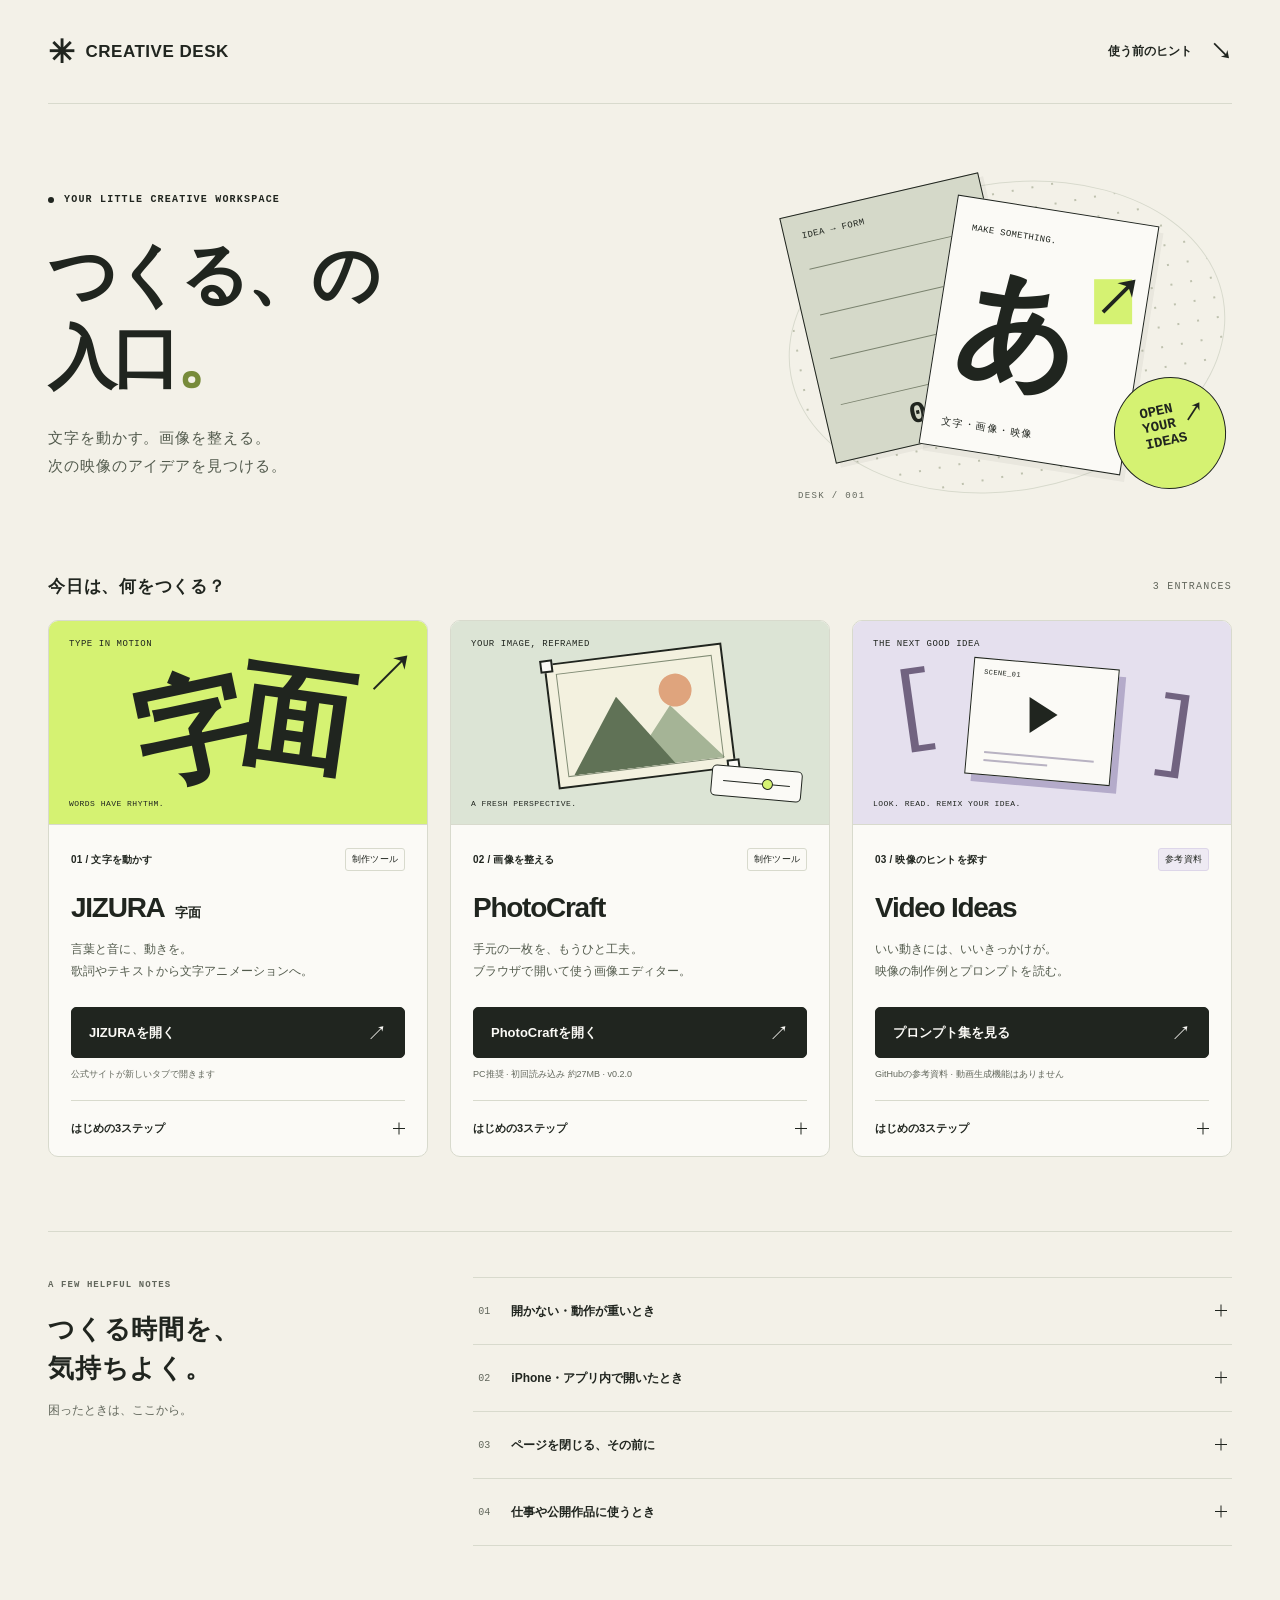
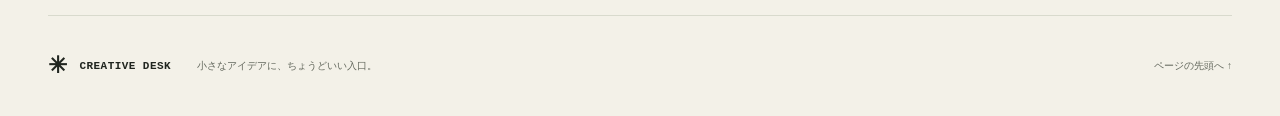
<file: index.html>
<!doctype html>
<html lang="ja">
<head>
  <meta charset="utf-8">
  <meta name="viewport" content="width=device-width, initial-scale=1, viewport-fit=cover">
  <meta name="theme-color" content="#f3f1e8">
  <meta name="description" content="文字を動かす、画像を整える、映像のアイデアを探す。制作に使う3つの入口を、ひとつのデスクに。">
  <title>CREATIVE DESK | つくる、の入口。</title>
  <link rel="icon" href="./favicon.svg" type="image/svg+xml">
  <link rel="stylesheet" href="./style.css">
</head>
<body>
  <a class="skip-link" href="#tools">ツールへ移動</a>
  <header class="site-header page-width">
    <a class="brand" href="./" aria-label="CREATIVE DESK ホーム"><span class="brand-icon" aria-hidden="true">✳</span> CREATIVE DESK</a>
    <a class="help-link" href="#help">使う前のヒント <span aria-hidden="true">↘</span></a>
  </header>

  <main>
    <section class="hero page-width" aria-labelledby="hero-title">
      <div class="hero-copy">
        <p class="eyebrow"><span class="status-dot" aria-hidden="true"></span> YOUR LITTLE CREATIVE WORKSPACE</p>
        <h1 id="hero-title">つくる、の<span class="title-bottom">入口<span class="title-period">。</span></span></h1>
        <p class="hero-description">文字を動かす。画像を整える。<br>次の映像のアイデアを見つける。</p>
      </div>
      <div class="desk-art" aria-hidden="true">
        <div class="art-grid"></div>
        <div class="paper paper-back"><span>IDEA → FORM</span><div class="paper-lines"></div><span class="paper-mark">03</span></div>
        <div class="paper paper-front"><span class="paper-caption">MAKE SOMETHING.</span><span class="paper-glyph">あ<span>↗</span></span><span class="paper-bottom">文字・画像・映像</span></div>
        <span class="art-sticker">OPEN<br>YOUR<br>IDEAS <span>↗</span></span>
        <span class="art-coordinate">DESK / 001</span>
      </div>
    </section>

    <section class="tools-section page-width" id="tools" aria-labelledby="tools-heading">
      <div class="section-topline"><h2 id="tools-heading">今日は、何をつくる？</h2><span>3 ENTRANCES</span></div>
      <div class="tool-grid">
        <article class="tool-card typography-card" aria-labelledby="jizura-title">
          <div class="tool-art type-art" aria-hidden="true"><span class="art-label">TYPE IN MOTION</span><div class="type-display"><span>字</span><span>面</span><i>↗</i></div><span class="art-bottom">WORDS HAVE RHYTHM.</span></div>
          <div class="tool-body">
            <div class="tool-meta"><span>01 / 文字を動かす</span><span class="tag">制作ツール</span></div>
            <h3 id="jizura-title">JIZURA <small>字面</small></h3>
            <p class="tool-description">言葉と音に、動きを。<br>歌詞やテキストから文字アニメーションへ。</p>
            <a class="launch-link" href="https://852wa.github.io/JIZURA/" target="_blank" rel="noopener noreferrer">JIZURAを開く <span aria-hidden="true">↗</span><span class="sr-only">（公式サイト・新しいタブ）</span></a>
            <p class="launch-note">公式サイトが新しいタブで開きます</p>
            <details class="tool-guide"><summary>はじめの3ステップ<span class="details-icon" aria-hidden="true"></span></summary><ol><li>動かしたい言葉を、1行ずつ入力。</li><li>「おまかせ」で雰囲気を選び、必要なら曲とタイミングを調整。</li><li>プレビューを確認。プロジェクトを保存してから、動画などを書き出し。</li></ol><p>キャラクターを重ねるなら「中央を空ける（キャラクター用）」をオンに。重い書き出しはPCのChrome / Edgeを推奨。</p></details>
          </div>
        </article>

        <article class="tool-card photo-card" aria-labelledby="photo-title">
          <div class="tool-art photo-art" aria-hidden="true"><span class="art-label">YOUR IMAGE, REFRAMED</span><div class="image-frame"><span class="image-sun"></span><span class="image-mountain mountain-back"></span><span class="image-mountain mountain-front"></span><span class="crop-handle handle-top"></span><span class="crop-handle handle-bottom"></span></div><span class="photo-control"><i></i><b></b></span><span class="art-bottom">A FRESH PERSPECTIVE.</span></div>
          <div class="tool-body">
            <div class="tool-meta"><span>02 / 画像を整える</span><span class="tag">制作ツール</span></div>
            <h3 id="photo-title">PhotoCraft</h3>
            <p class="tool-description">手元の一枚を、もうひと工夫。<br>ブラウザで開いて使う画像エディター。</p>
            <a class="launch-link" href="./photocraft/" target="_blank" rel="noopener">PhotoCraftを開く <span aria-hidden="true">↗</span><span class="sr-only">（新しいタブ）</span></a>
            <p class="launch-note">PC推奨 · 初回読み込み 約27MB · v0.2.0</p>
            <details class="tool-guide"><summary>はじめの3ステップ<span class="details-icon" aria-hidden="true"></span></summary><ol><li>読み込みが終わるまで、そのまま待つ。</li><li>画像を開き、編集する。まずは小さめの画像から。</li><li>必要な形式で保存・書き出し。保存したファイルも確認。</li></ol><p>公式配布版をこのサイト内に設置しています。iPhoneなどでは画面サイズやブラウザの制限で使いにくい場合があります。</p></details>
          </div>
        </article>

        <article class="tool-card inspiration-card" aria-labelledby="ideas-title">
          <div class="tool-art idea-art" aria-hidden="true"><span class="art-label">THE NEXT GOOD IDEA</span><div class="storyboard"><span class="storyboard-caption">SCENE_01</span><span class="play-shape"></span><span class="storyboard-line"></span><span class="storyboard-line short"></span></div><span class="prompt-bracket bracket-left">[</span><span class="prompt-bracket bracket-right">]</span><span class="art-bottom">LOOK. READ. REMIX YOUR IDEA.</span></div>
          <div class="tool-body">
            <div class="tool-meta"><span>03 / 映像のヒントを探す</span><span class="tag reference-tag">参考資料</span></div>
            <h3 id="ideas-title">Video Ideas</h3>
            <p class="tool-description">いい動きには、いいきっかけが。<br>映像の制作例とプロンプトを読む。</p>
            <a class="launch-link" href="https://github.com/yihui-dev/awesome-opus5-5-videos/tree/main/prompts" target="_blank" rel="noopener noreferrer">プロンプト集を見る <span aria-hidden="true">↗</span><span class="sr-only">（GitHub・新しいタブ）</span></a>
            <p class="launch-note">GitHubの参考資料 · 動画生成機能はありません</p>
            <details class="tool-guide"><summary>はじめの3ステップ<span class="details-icon" aria-hidden="true"></span></summary><ol><li>気になるタイトルのプロンプトを開く。</li><li>構図・配色・動きの伝え方を読む。</li><li>自分の目的に合わせて書き換え、対応する制作環境で試す。</li></ol><p><a href="https://github.com/yihui-dev/awesome-opus5-5-videos" target="_blank" rel="noopener noreferrer">作品例の一覧を見る ↗</a></p><p>作例や素材を自由に商用利用できるという意味ではありません。原作者の条件や素材の権利を確認してください。</p></details>
          </div>
        </article>
      </div>
    </section>

    <section class="help-section page-width" id="help" aria-labelledby="help-heading">
      <div class="help-intro"><p class="eyebrow">A FEW HELPFUL NOTES</p><h2 id="help-heading">つくる時間を、<br>気持ちよく。</h2><p>困ったときは、ここから。</p></div>
      <div class="help-list">
        <details><summary><span><span class="help-number">01</span>開かない・動作が重いとき</span><span class="details-icon" aria-hidden="true"></span></summary><div class="help-content"><p>ブラウザを最新版に更新し、ほかの重いタブを閉じてから開き直してください。PhotoCraftは初回に約27MBを読み込むため、安定した回線で少し待ちます。画像が大きい場合は、小さめの画像でも試してください。</p><p>PhotoCraftの表示に問題がある場合は、<a href="./photocraft/?webgl" target="_blank" rel="noopener">WebGLモードで開く ↗</a>、または<a href="./photocraft/?cpu" target="_blank" rel="noopener">画像処理をCPUに切り替えて開く ↗</a>ことも試せます。CPUモードでも画面表示にはWebGPU / WebGL2が必要で、すべての端末での動作を保証するものではありません。</p><p>スマホで難しい場合はPCへ。端末やブラウザによって利用できる機能は異なります。</p></div></details>
        <details><summary><span><span class="help-number">02</span>iPhone・アプリ内で開いたとき</span><span class="details-icon" aria-hidden="true"></span></summary><div class="help-content"><p>LINEやSNSなどのアプリ内ブラウザでは、読み込みや保存がうまく動かない場合があります。メニューからSafariやChromeなど通常のブラウザで開いてください。</p><p>PhotoCraftでの細かな編集は、画面の広いPCをおすすめします。</p></div></details>
        <details><summary><span><span class="help-number">03</span>ページを閉じる、その前に</span><span class="details-icon" aria-hidden="true"></span></summary><div class="help-content"><p>編集内容の自動保存を前提にせず、保存・書き出しを済ませてください。ダウンロードしたファイルが開けることも確認すると安心です。</p><p>ブラウザを閉じたり再読み込みしたりすると、未保存の編集内容が失われる場合があります。</p></div></details>
        <details><summary><span><span class="help-number">04</span>仕事や公開作品に使うとき</span><span class="details-icon" aria-hidden="true"></span></summary><div class="help-content"><p>ツールのライセンスと、歌詞・楽曲・写真・フォント・作例などの権利は別です。使用する素材の利用条件、商用利用、クレジット表記の要否をそれぞれ確認してください。</p><p>PhotoCraft © 2026 ArtCraft Team and contributors. <a href="./photocraft/LICENSE-MIT" target="_blank" rel="noopener">MIT</a> / <a href="./photocraft/LICENSE-APACHE" target="_blank" rel="noopener">Apache-2.0</a> · <a href="./photocraft/NOTICE" target="_blank" rel="noopener">NOTICE</a>。JIZURAのライセンスは<a href="https://github.com/852wa/JIZURA" target="_blank" rel="noopener noreferrer">公式リポジトリ</a>で確認できます。</p><p>外部サイトでは、そのサイトの利用条件・プライバシーポリシーが適用されます。この入口ページにはアクセス解析や広告を設置していません。</p></div></details>
      </div>
    </section>
  </main>

  <footer class="site-footer page-width"><span class="footer-brand"><span aria-hidden="true">✳</span> CREATIVE DESK</span><p>小さなアイデアに、ちょうどいい入口。</p><a href="#">ページの先頭へ ↑</a></footer>
</body>
</html>
</file>
<file: style.css>
@charset "UTF-8";
:root{--paper:#f3f1e8;--ink:#20251f;--muted:#62675c;--line:#d8dacd;--lime:#d5f272;--white:#fbfaf6;--sans:-apple-system,BlinkMacSystemFont,"Hiragino Kaku Gothic ProN","Yu Gothic",Meiryo,sans-serif;--mono:"SFMono-Regular",Consolas,"Liberation Mono",monospace}
*{box-sizing:border-box}html{scroll-behavior:smooth;scroll-padding-top:24px}body{margin:0;background:var(--paper);color:var(--ink);font-family:var(--sans);-webkit-font-smoothing:antialiased;font-feature-settings:"palt"}a{color:inherit}button,a,summary{-webkit-tap-highlight-color:transparent}a:focus-visible,summary:focus-visible{outline:3px solid #447227;outline-offset:5px}.page-width{width:min(1248px,calc(100% - 96px));margin-inline:auto}.sr-only{position:absolute;width:1px;height:1px;padding:0;overflow:hidden;clip:rect(0,0,0,0);white-space:nowrap;border:0}.skip-link{position:absolute;top:12px;left:12px;z-index:9;transform:translateY(-160%);padding:15px 20px;background:var(--ink);color:white;border-radius:6px}.skip-link:focus{transform:none}
.site-header{height:104px;display:flex;align-items:center;justify-content:space-between;border-bottom:1px solid var(--line)}.brand{display:flex;align-items:center;gap:10px;text-decoration:none;font-size:17px;letter-spacing:.03em;font-weight:800}.brand-icon{font-size:32px;line-height:1}.help-link{display:flex;align-items:center;gap:18px;text-decoration:none;font-size:12px;font-weight:600;min-height:44px}.help-link span{font-size:22px}.hero{position:relative;display:grid;grid-template-columns:1.15fr 1fr;gap:24px;align-items:center;padding-block:65px 72px}.eyebrow{font-family:var(--mono);font-size:10px;letter-spacing:.12em;line-height:1.8;font-weight:600;margin:0}.hero .eyebrow{display:flex;align-items:center;gap:10px}.status-dot{background:var(--ink);border-radius:50%;width:6px;height:6px;flex:none}h1{font-size:clamp(50px,5.35vw,76px);letter-spacing:-.055em;line-height:1.2;margin:25px 0 25px;font-weight:800}.title-bottom{display:block}.title-period{color:#778b3a}.hero-description{font-size:15px;line-height:1.9;letter-spacing:.06em;margin:0;color:#51594c}.desk-art{height:334px;position:relative;max-width:445px;width:100%;justify-self:end}.art-grid{position:absolute;inset:14px 5px 12px 0;border:1px solid var(--line);background-image:radial-gradient(#bec1ae .8px,transparent .8px);background-size:20px 20px;border-radius:50%;transform:rotate(-10deg)}.paper{position:absolute;border:1px solid var(--ink);width:204px;height:252px}.paper-back{top:23px;left:18px;transform:rotate(-13deg);background:#d5d9c9;padding:17px;font:9px var(--mono);letter-spacing:.05em;box-shadow:4px 5px 0 #20251f0c}.paper-lines{position:absolute;inset:55px 17px 55px;border-top:1px solid #7b836f;border-bottom:1px solid #7b836f}.paper-lines:after,.paper-lines:before{content:"";position:absolute;left:0;right:0;top:33%;border-top:1px solid #7b836f}.paper-lines:after{top:66%}.paper-mark{position:absolute;bottom:12px;font-size:30px;font-weight:bold}.paper-front{top:40px;left:150px;background:var(--white);transform:rotate(9deg);padding:18px;box-shadow:5px 6px 0 #20251f0c}.paper-caption{font-family:var(--mono);font-size:9px;letter-spacing:.035em}.paper-glyph{display:block;font-size:121px;font-weight:800;line-height:1.45;letter-spacing:-.08em;position:relative}.paper-glyph>span{position:absolute;right:-4px;top:22px;font-size:48px;background:var(--lime);height:45px;line-height:40px;transform:rotate(-9deg)}.paper-bottom{position:absolute;bottom:18px;font-size:10px;letter-spacing:.16em}.art-sticker{position:absolute;right:6px;bottom:14px;display:block;width:112px;height:112px;border:1px solid var(--ink);border-radius:50%;background:var(--lime);font-family:var(--mono);font-weight:bold;font-size:14px;line-height:1.1;padding:24px 0 0 29px;transform:rotate(-12deg)}.art-sticker>span{position:absolute;right:17px;top:30px;font-size:22px}.art-coordinate{position:absolute;bottom:2px;left:11px;font:9px var(--mono);letter-spacing:.15em;color:var(--muted)}
.tools-section{scroll-margin-top:24px}.section-topline{display:flex;align-items:center;justify-content:space-between;margin-bottom:22px}.section-topline h2{font-size:17px;font-weight:700;letter-spacing:.045em;margin:0}.section-topline>span{font:10px var(--mono);letter-spacing:.12em;color:var(--muted)}.tool-grid{display:grid;grid-template-columns:repeat(3,minmax(0,1fr));gap:22px;align-items:start}.tool-card{border:1px solid var(--line);border-radius:10px;background:var(--white);overflow:hidden}.tool-art{height:204px;position:relative;overflow:hidden;border-bottom:1px solid var(--line)}.art-label,.art-bottom{position:absolute;left:20px;font-family:var(--mono);font-size:9px;letter-spacing:.06em}.art-label{top:18px}.art-bottom{bottom:16px;font-size:8px}.type-art{background:var(--lime)}.type-display{position:absolute;inset:27px 35px 25px;display:flex;align-items:center;justify-content:center;font-size:114px;font-weight:900;line-height:1;letter-spacing:-.08em}.type-display>span:first-child{transform:rotate(-12deg) translateY(8px)}.type-display>span:nth-child(2){transform:rotate(8deg) translateY(-4px)}.type-display i{font-style:normal;font-size:53px;position:absolute;right:-16px;top:4px;font-family:var(--mono);font-weight:400}.photo-art{background:#dce4d5}.image-frame{position:absolute;width:179px;height:126px;left:50%;top:47%;transform:translate(-50%,-50%) rotate(-7deg);border:2px solid var(--ink);background:#f3f1df}.image-frame:before{content:"";position:absolute;inset:9px;border:1px solid #818c75;z-index:2}.image-sun{position:absolute;top:23px;right:33px;width:33px;height:33px;background:#dfa47d;border-radius:50%}.image-mountain{position:absolute;left:15px;bottom:10px;clip-path:polygon(50% 0,100% 100%,0 100%);width:102px;height:73px;background:#607256}.mountain-back{left:70px;width:97px;height:58px;background:#a5b496}.crop-handle{position:absolute;width:13px;height:13px;border:2px solid var(--ink);background:var(--white);z-index:3}.handle-top{top:-6px;left:-6px}.handle-bottom{bottom:-6px;right:-6px}.photo-control{position:absolute;bottom:25px;right:27px;border:1px solid var(--ink);border-radius:5px;width:91px;height:31px;background:var(--white);transform:rotate(5deg);display:block}.photo-control i{position:absolute;top:14px;left:11px;right:11px;border-top:1px solid var(--ink)}.photo-control b{position:absolute;top:9px;left:50px;border:1px solid var(--ink);width:11px;height:11px;background:var(--lime);border-radius:50%}.idea-art{background:#e5e0ee}.storyboard{position:absolute;width:146px;height:117px;border:1px solid var(--ink);background:var(--white);top:42px;left:50%;transform:translateX(-50%) rotate(5deg);box-shadow:7px 7px 0 #b4abca}.storyboard-caption{position:absolute;top:9px;left:10px;font:7px var(--mono);letter-spacing:.06em}.play-shape{position:absolute;top:33px;left:59px;width:0;height:0;border-top:18px solid transparent;border-bottom:18px solid transparent;border-left:28px solid var(--ink);transform:rotate(-5deg)}.storyboard-line{position:absolute;bottom:21px;left:17px;right:17px;border-top:2px solid #b8b2c2}.storyboard-line.short{bottom:13px;right:63px}.prompt-bracket{font-family:var(--mono);position:absolute;top:43px;font-size:90px;line-height:1;font-weight:400;color:#716380}.bracket-left{left:35px;transform:rotate(-8deg)}.bracket-right{right:29px;top:69px;transform:rotate(8deg)}
.tool-body{padding:23px 22px 0}.tool-meta{display:flex;justify-content:space-between;align-items:center;gap:5px;font-size:10px;font-weight:600;letter-spacing:.02em}.tag{border:1px solid var(--line);border-radius:3px;font-size:9px;padding:4px 6px;white-space:nowrap;font-weight:500}.reference-tag{background:#eeeaf3;border-color:#ddd6e9}h3{font-size:28px;line-height:1.25;letter-spacing:-.045em;margin:19px 0 13px;font-weight:750}h3 small{font-size:13px;font-weight:600;letter-spacing:.03em;margin-left:5px}.tool-description{font-size:12px;line-height:1.85;margin:0 0 24px;color:#535b4d;min-height:45px;letter-spacing:.01em}.launch-link{display:flex;align-items:center;justify-content:space-between;gap:8px;min-height:51px;padding:14px 17px;background:var(--ink);color:var(--white);border:1px solid var(--ink);border-radius:5px;text-decoration:none;font-size:13px;font-weight:700;transition:background .16s,transform .16s}.launch-link>span:not(.sr-only){font-size:20px;line-height:1;font-weight:400}.launch-link:hover{background:#405136;transform:translateY(-1px)}.launch-link:active{transform:translateY(1px)}.launch-note{font-size:9px;color:var(--muted);line-height:1.6;margin:9px 0 19px;letter-spacing:0}.tool-guide{border-top:1px solid var(--line)}summary{list-style:none;cursor:pointer;display:flex;align-items:center;justify-content:space-between;gap:12px}summary::-webkit-details-marker{display:none}.tool-guide summary{min-height:55px;font-size:11px;font-weight:600}.details-icon{width:12px;height:12px;position:relative;flex:none}.details-icon:before,.details-icon:after{content:"";position:absolute;background:currentColor;left:0;right:0;height:1px;top:5px}.details-icon:after{transform:rotate(90deg)}details[open]>summary .details-icon:after{transform:rotate(0)}.tool-guide ol{margin:0 0 16px;padding-left:20px;font-size:12px;line-height:1.8;color:#51594c}.tool-guide li{padding-left:3px;margin-bottom:8px}.tool-guide>p{font-size:11px;line-height:1.85;color:var(--muted);padding-top:10px;border-top:1px dashed var(--line);margin:12px 0 20px}.tool-guide>p a{text-underline-offset:4px}.help-section{margin-top:74px;padding-top:45px;border-top:1px solid var(--line);display:grid;grid-template-columns:1fr 2fr;gap:46px;padding-bottom:69px}.help-intro .eyebrow{font-size:9px;color:var(--muted)}.help-intro h2{font-size:26px;line-height:1.5;letter-spacing:.03em;margin:16px 0 14px}.help-intro>p:last-child{font-size:12px;color:var(--muted)}.help-list{border-top:1px solid var(--line)}.help-list details{border-bottom:1px solid var(--line)}.help-list summary{min-height:66px;font-size:12px;font-weight:600;padding:0 5px}.help-list summary>span:first-child{display:flex;align-items:center;gap:21px}.help-number{font:10px var(--mono);color:var(--muted)}.help-content{padding:0 35px 13px}.help-content p{font-size:12px;line-height:1.9;color:var(--muted);margin-top:0;margin-bottom:13px}.site-footer{min-height:101px;border-top:1px solid var(--line);display:flex;align-items:center;gap:26px;padding-block:24px}.footer-brand{font-family:var(--mono);font-size:11px;letter-spacing:.04em;font-weight:bold;white-space:nowrap}.footer-brand>span{font-size:23px;vertical-align:middle;margin-right:5px}.site-footer p{font-size:10px;color:var(--muted)}.site-footer>a{margin-left:auto;font-size:10px;color:var(--muted);text-decoration:none;min-height:44px;display:flex;align-items:center}
@media(min-width:1440px){.hero{padding-block:78px 86px}.desk-art{margin-right:26px}.tool-art{height:218px}}
@media(max-width:1050px){.page-width{width:calc(100% - 64px)}.tool-grid{gap:16px}.tool-body{padding-inline:17px}.tool-description{font-size:11px}.tool-meta{font-size:9px}.tag{font-size:8px}.launch-link{padding-inline:13px;font-size:12px}.launch-note{font-size:8px}.type-display{font-size:100px;inset-inline:22px}.prompt-bracket{font-size:68px}.bracket-left{left:19px}.bracket-right{right:16px;top:81px}.desk-art{transform:scale(.9);transform-origin:right center}.help-section{gap:32px}}
@media(max-width:760px){.page-width{width:calc(100% - 40px)}.site-header{height:79px}.brand{font-size:13px;gap:7px}.brand-icon{font-size:27px}.help-link{font-size:10px;gap:10px}.hero{padding-block:46px 45px;grid-template-columns:1fr;gap:0}.hero .eyebrow{font-size:8px;letter-spacing:.09em}.hero-copy{position:relative;z-index:1}h1{font-size:60px;margin-top:24px;margin-bottom:23px}.hero-description{font-size:13px}.desk-art{position:absolute;width:218px;height:205px;right:-3px;top:78px;transform:none;opacity:.95}.art-grid{inset:0 0 0 3px}.paper{width:108px;height:148px}.paper-back{top:16px;left:10px;padding:10px;font-size:5px}.paper-lines{inset:35px 10px 36px}.paper-mark{font-size:18px;bottom:8px}.paper-front{top:36px;left:83px;padding:9px}.paper-caption{font-size:5px}.paper-glyph{font-size:69px;line-height:1.55}.paper-glyph>span{font-size:30px;height:28px;line-height:25px;right:-3px;top:17px}.paper-bottom{bottom:9px;font-size:6px;letter-spacing:.06em}.art-sticker{width:66px;height:66px;font-size:8px;line-height:1.12;padding:15px 0 0 17px;right:0;bottom:-3px}.art-sticker>span{font-size:13px;right:8px;top:17px}.art-coordinate{bottom:0;left:5px;font-size:6px}.section-topline{margin-bottom:18px}.section-topline h2{font-size:15px}.section-topline>span{font-size:8px}.tool-grid{grid-template-columns:1fr;gap:23px}.tool-art{height:185px}.type-display{font-size:112px;inset-inline:65px;justify-content:center}.type-display i{right:7px}.tool-body{padding:22px 22px 0}.tool-meta{font-size:11px}.tag{font-size:9px}.tool-description{font-size:13px;margin-bottom:22px;min-height:0}h3{font-size:29px;margin-top:17px}.launch-link{min-height:54px;font-size:14px;padding-inline:18px}.launch-note{font-size:10px}.tool-guide summary{font-size:12px;min-height:57px}.tool-guide ol{font-size:13px}.tool-guide>p{font-size:12px}.image-frame{width:174px;height:122px;top:49%}.photo-control{right:57px;bottom:24px}.storyboard{top:33px}.bracket-left{left:58px;top:39px;font-size:80px}.bracket-right{right:53px;top:65px;font-size:80px}.help-section{margin-top:50px;padding-top:32px;grid-template-columns:1fr;gap:22px;padding-bottom:42px}.help-intro h2{font-size:24px;margin:12px 0}.help-intro h2 br{display:none}.help-intro>p:last-child{margin-bottom:0}.help-list summary{font-size:12px;min-height:68px}.help-list summary>span:first-child{gap:15px}.help-content{padding-inline:30px 10px}.help-content p{font-size:12px}.site-footer{flex-wrap:wrap;gap:7px 15px;padding-block:24px}.site-footer p{width:100%;order:3;margin:0 0 8px;font-size:9px}.footer-brand{font-size:10px}.site-footer>a{font-size:9px;min-height:34px}}
@media(max-width:380px){.page-width{width:calc(100% - 32px)}.brand{font-size:12px}.help-link{font-size:9px}h1{font-size:53px}.hero-description{font-size:12px}.desk-art{width:191px;right:-9px;transform:scale(.86);transform-origin:right center;top:67px}.type-display{inset-inline:44px}.tool-body{padding-inline:18px}.tool-meta{font-size:10px}.bracket-left{left:38px}.bracket-right{right:32px}.photo-control{right:38px}.help-intro h2{font-size:23px}}
@media(prefers-reduced-motion:reduce){html{scroll-behavior:auto}*{transition:none!important}}
/* On phones, keep the first action close and the decorative desk off the text. */
@media(max-width:760px){.hero{padding-block:34px 38px}.desk-art{display:none}.hero h1{font-size:43px;line-height:1.25;margin:20px 0}.hero .title-bottom{display:inline}.hero-description{font-size:13px}.hero .eyebrow{font-size:8px}.help-content a{text-underline-offset:3px}}
@media(max-width:380px){.hero h1{font-size:37px}.hero .eyebrow{font-size:7px}}
@media(min-width:761px) and (max-width:980px){.tool-grid{grid-template-columns:1fr}.tool-card{display:grid;grid-template-columns:240px 1fr}.tool-art{height:100%;min-height:270px;border-bottom:0;border-right:1px solid var(--line)}.tool-body{padding-inline:25px}.tool-description{font-size:13px;min-height:0;margin-bottom:19px}.tool-meta{font-size:11px}.tag{font-size:9px}.launch-note{font-size:10px}.launch-link{font-size:14px}.type-display{font-size:110px;inset-block:57px 55px}.image-frame{top:48%}.storyboard{top:78px}.prompt-bracket{top:83px}.bracket-right{top:110px}.art-label{font-size:8px}.hero{gap:0}.desk-art{transform:scale(.78);transform-origin:right center}.help-section{grid-template-columns:1fr 1.6fr}}
</file>
